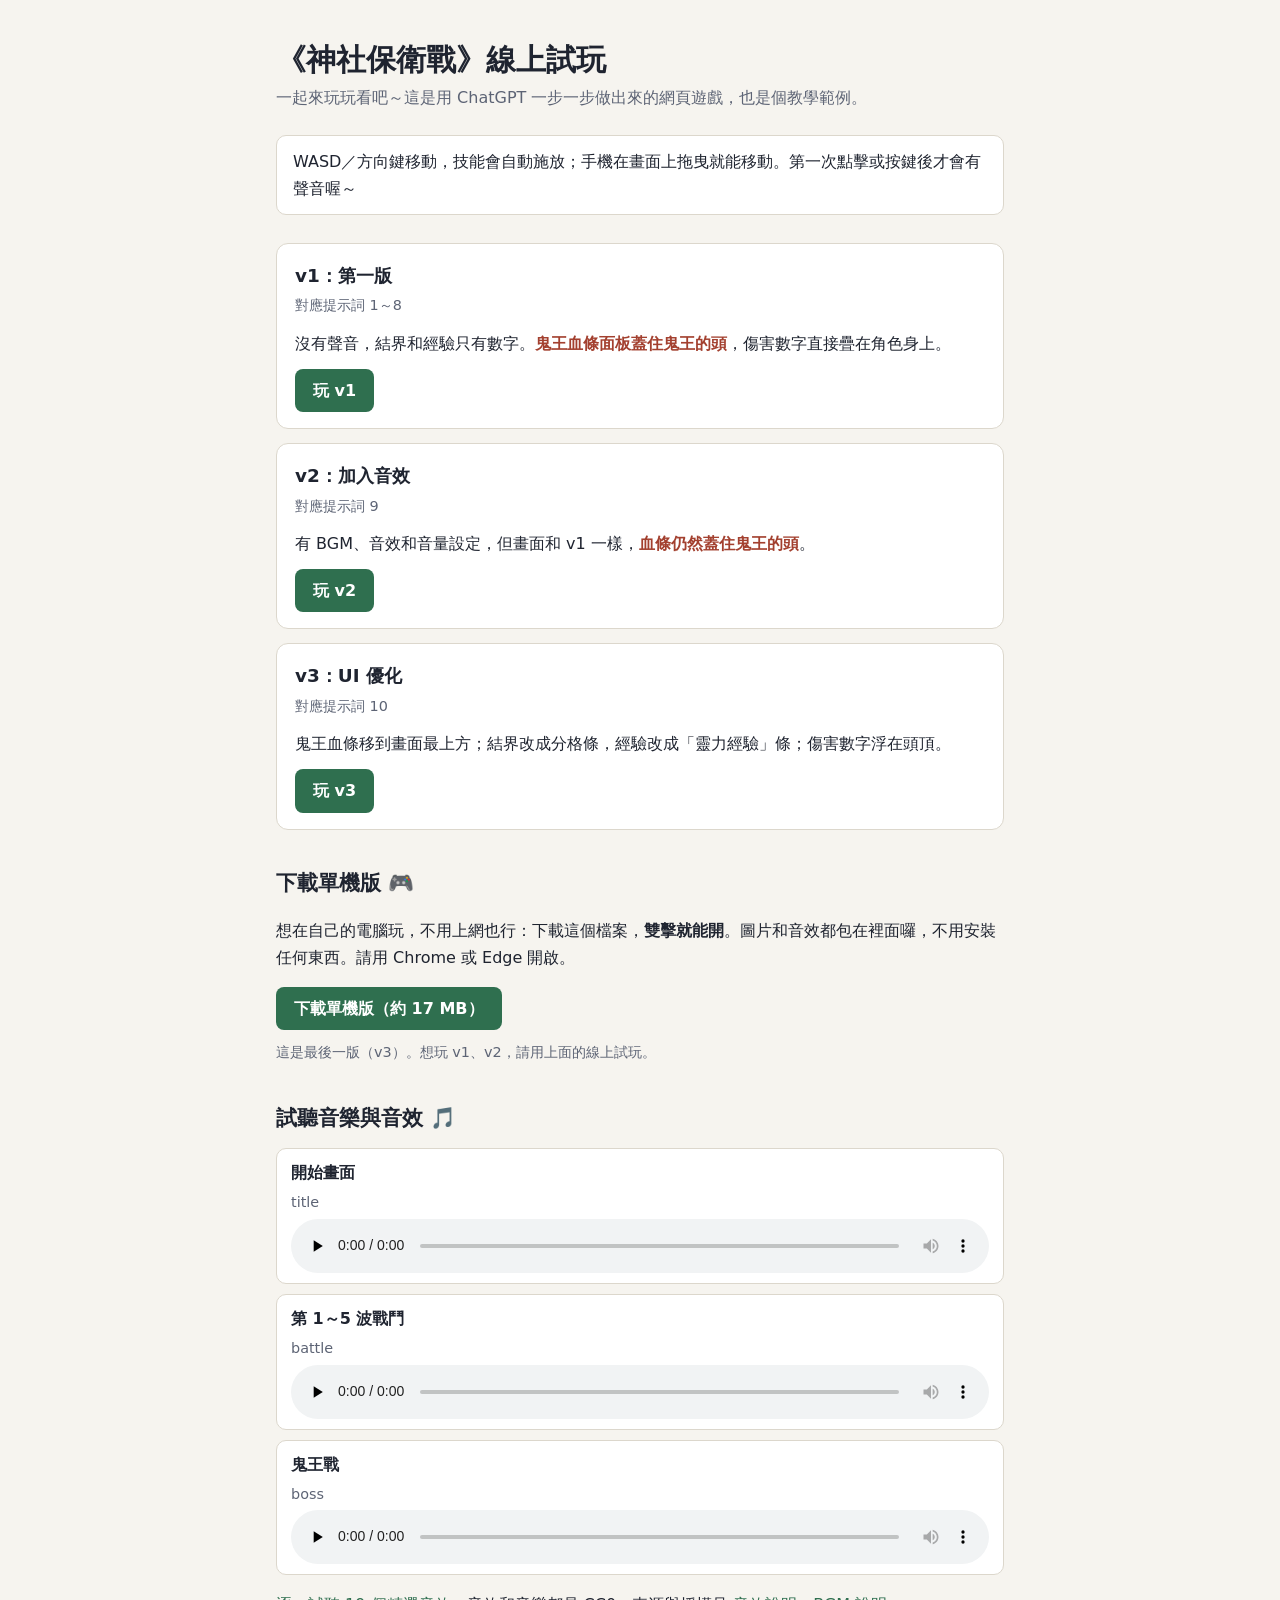
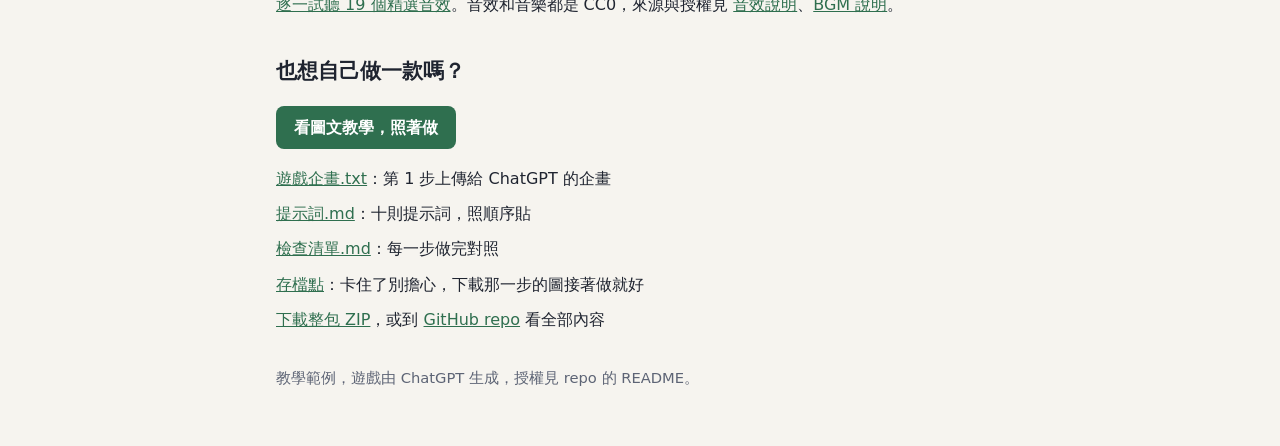
<file: index.html>
<!doctype html>
<html lang="zh-Hant">
<head>
<meta charset="UTF-8">
<meta name="viewport" content="width=device-width,initial-scale=1">
<title>神社保衛戰：線上試玩</title>
<meta name="description" content="教學範例：用 ChatGPT 做出來的網頁遊戲，三個版本都能直接玩。">
<style>
  :root {
    --bg: #f6f4ef; --card: #ffffff; --ink: #1f2430; --muted: #5d6475;
    --line: #dcd7cc; --accent: #2f6f4f; --accent-ink: #ffffff; --bad: #a3402f;
  }
  @media (prefers-color-scheme: dark) {
    :root {
      --bg: #111521; --card: #1a2030; --ink: #eceff6; --muted: #a2abc0;
      --line: #2c3550; --accent: #7fd1a3; --accent-ink: #0d1a13; --bad: #f0a08c;
    }
  }
  * { box-sizing: border-box; }
  body {
    margin: 0; background: var(--bg); color: var(--ink);
    font: 16px/1.7 system-ui, "Noto Sans TC", "PingFang TC", "Microsoft JhengHei", sans-serif;
  }
  main { max-width: 760px; margin: 0 auto; padding: 40px 16px 56px; }
  h1 { margin: 0 0 4px; font-size: 1.9rem; line-height: 1.3; }
  .sub { margin: 0 0 24px; color: var(--muted); }
  .play-hint { margin: 0 0 28px; padding: 12px 16px; border: 1px solid var(--line); border-radius: 10px; background: var(--card); }
  .versions { display: grid; gap: 14px; padding: 0; margin: 0; list-style: none; }
  .version { border: 1px solid var(--line); border-radius: 12px; background: var(--card); padding: 16px 18px; }
  .version h2 { margin: 0 0 2px; font-size: 1.15rem; }
  .meta { margin: 0 0 8px; color: var(--muted); font-size: .9rem; }
  .version p { margin: 0 0 12px; }
  .bug { color: var(--bad); font-weight: 600; }
  .btn {
    display: inline-block; padding: 8px 18px; border-radius: 8px; text-decoration: none; font-weight: 600;
    background: var(--accent); color: var(--accent-ink);
  }
  .btn:focus-visible, a:focus-visible { outline: 3px solid var(--accent); outline-offset: 2px; }
  section { margin-top: 36px; }
  section h2 { margin: 0 0 12px; font-size: 1.3rem; }
  .tracks { display: grid; gap: 10px; padding: 0; margin: 0 0 14px; list-style: none; }
  .track { display: grid; gap: 4px; padding: 10px 14px; border: 1px solid var(--line); border-radius: 10px; background: var(--card); }
  .track b { font-weight: 600; }
  .track span { color: var(--muted); font-size: .9rem; }
  .track audio { width: 100%; }
  .make { padding: 0; margin: 0; list-style: none; display: grid; gap: 8px; }
  footer { margin-top: 32px; color: var(--muted); font-size: .92rem; }
  a { color: var(--accent); }
</style>
</head>
<body>
<main>
  <h1>《神社保衛戰》線上試玩</h1>
  <p class="sub">一起來玩玩看吧～這是用 ChatGPT 一步一步做出來的網頁遊戲，也是個教學範例。</p>

  <p class="play-hint">WASD／方向鍵移動，技能會自動施放；手機在畫面上拖曳就能移動。第一次點擊或按鍵後才會有聲音喔～</p>

  <ul class="versions">
    <li class="version">
      <h2>v1：第一版</h2>
      <p class="meta">對應提示詞 1～8</p>
      <p>沒有聲音，結界和經驗只有數字。<span class="bug">鬼王血條面板蓋住鬼王的頭</span>，傷害數字直接疊在角色身上。</p>
      <a class="btn" href="完成版/v1-第一版/">玩 v1</a>
    </li>
    <li class="version">
      <h2>v2：加入音效</h2>
      <p class="meta">對應提示詞 9</p>
      <p>有 BGM、音效和音量設定，但畫面和 v1 一樣，<span class="bug">血條仍然蓋住鬼王的頭</span>。</p>
      <a class="btn" href="完成版/v2-加入音效/">玩 v2</a>
    </li>
    <li class="version">
      <h2>v3：UI 優化</h2>
      <p class="meta">對應提示詞 10</p>
      <p>鬼王血條移到畫面最上方；結界改成分格條，經驗改成「靈力經驗」條；傷害數字浮在頭頂。</p>
      <a class="btn" href="完成版/v3-UI優化/">玩 v3</a>
    </li>
  </ul>

  <section id="offline">
    <h2>下載單機版 🎮</h2>
    <p>想在自己的電腦玩，不用上網也行：下載這個檔案，<b>雙擊就能開</b>。圖片和音效都包在裡面囉，不用安裝任何東西。請用 Chrome 或 Edge 開啟。</p>
    <a class="btn" href="神社保衛戰-單機版.html" download>下載單機版（約 17 MB）</a>
    <p class="meta" style="margin-top:10px">這是最後一版（v3）。想玩 v1、v2，請用上面的線上試玩。</p>
  </section>

  <section id="sound">
    <h2>試聽音樂與音效 🎵</h2>
    <ul class="tracks">
      <li class="track"><b>開始畫面</b><span>title</span><audio controls preload="none" src="BGM/選定/title.ogg"></audio></li>
      <li class="track"><b>第 1～5 波戰鬥</b><span>battle</span><audio controls preload="none" src="BGM/選定/battle.ogg"></audio></li>
      <li class="track"><b>鬼王戰</b><span>boss</span><audio controls preload="none" src="BGM/選定/boss.ogg"></audio></li>
    </ul>
    <p><a href="音效/精選/試聽.html">逐一試聽 19 個精選音效</a>。音效和音樂都是 CC0，來源與授權見
      <a href="https://github.com/MojimojiLab/shrine-defense-demo/blob/main/音效/README.md">音效說明</a>、<a href="https://github.com/MojimojiLab/shrine-defense-demo/blob/main/BGM/README.md">BGM 說明</a>。</p>
  </section>

  <section id="make">
    <h2>也想自己做一款嗎？</h2>
    <p><a class="btn" href="https://github.com/MojimojiLab/shrine-defense-demo#readme">看圖文教學，照著做</a></p>
    <ul class="make">
      <li><a href="https://github.com/MojimojiLab/shrine-defense-demo/blob/main/遊戲企畫.txt">遊戲企畫.txt</a>：第 1 步上傳給 ChatGPT 的企畫</li>
      <li><a href="https://github.com/MojimojiLab/shrine-defense-demo/blob/main/提示詞.md">提示詞.md</a>：十則提示詞，照順序貼</li>
      <li><a href="https://github.com/MojimojiLab/shrine-defense-demo/blob/main/檢查清單.md">檢查清單.md</a>：每一步做完對照</li>
      <li><a href="https://github.com/MojimojiLab/shrine-defense-demo/tree/main/存檔點">存檔點</a>：卡住了別擔心，下載那一步的圖接著做就好</li>
      <li><a href="https://github.com/MojimojiLab/shrine-defense-demo/archive/refs/heads/main.zip">下載整包 ZIP</a>，或到 <a href="https://github.com/MojimojiLab/shrine-defense-demo">GitHub repo</a> 看全部內容</li>
    </ul>
  </section>

  <footer>
    教學範例，遊戲由 ChatGPT 生成，授權見 repo 的 README。
  </footer>
</main>
</body>
</html>
</file>
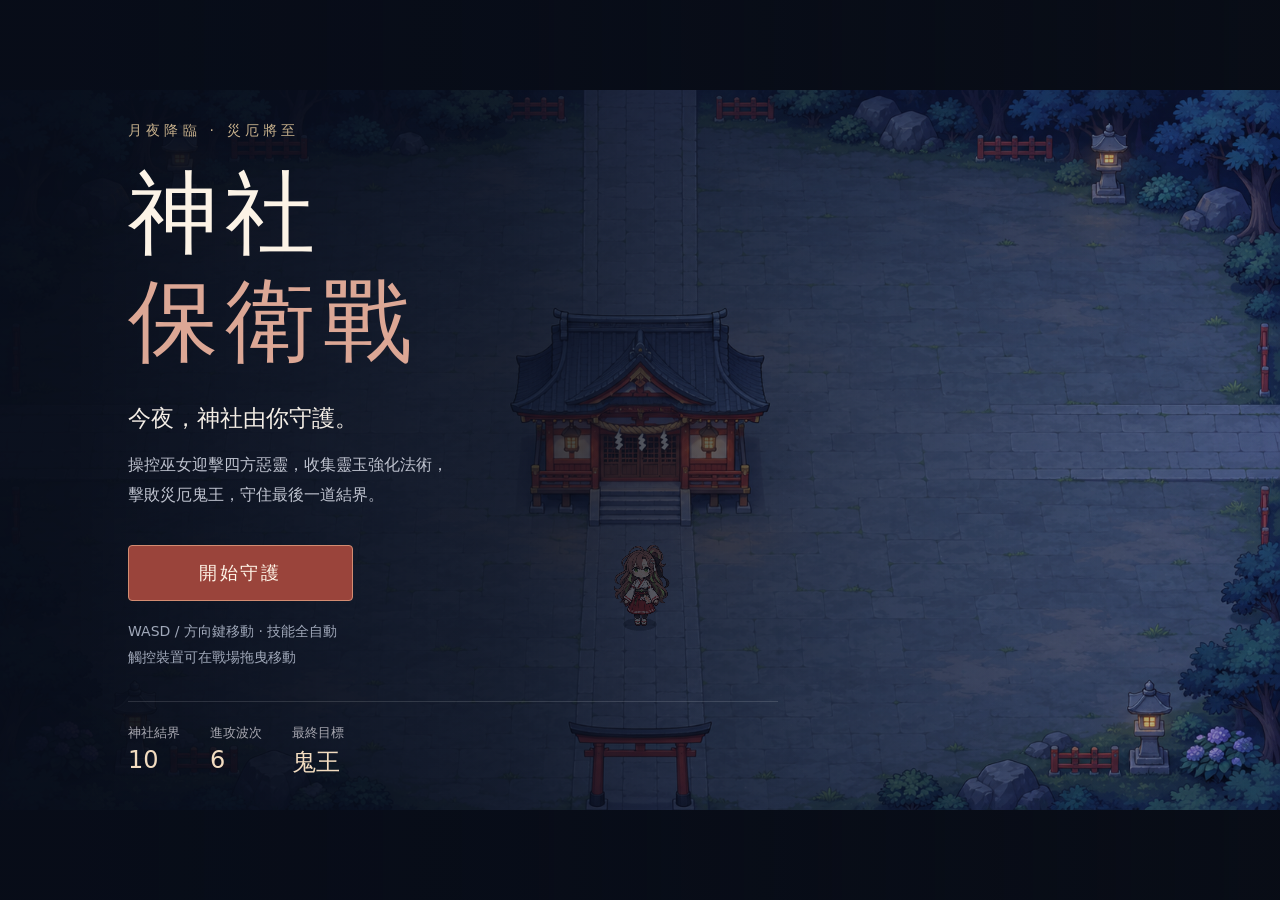
<file: 完成版/v1-第一版/index.html>
<!doctype html>
<html lang="zh-Hant"><head><meta charset="UTF-8"><meta name="viewport" content="width=device-width,initial-scale=1,viewport-fit=cover"><meta name="theme-color" content="#111521"><meta name="description" content="操控巫女，擊退惡靈，守護月夜裡的神社。Pixi.js 自動戰鬥遊戲。"><title>神社保衛戰 · 月夜守護</title><link rel="stylesheet" href="style.css"><script defer src="vendor/pixi.min.js"></script><script type="module" src="game.js"></script></head>
<body>
<main id="game" aria-label="神社保衛戰遊戲畫面"></main>
<header id="hud" hidden>
 <div class="hud-brand">神社保衛戰<small>月夜守護</small></div>
 <div class="stat"><span>神社結界</span><strong id="health">10 / 10</strong></div>
 <div class="stat"><span>波次</span><strong id="wave">1 / 6</strong></div>
 <div class="stat"><span>等級 · 經驗</span><strong id="level">1 · 0 / 9</strong></div>
 <div class="stat"><span>擊退 · 時間</span><strong id="time">0 · 00:00</strong></div>
 <button id="pause" class="quiet" aria-label="暫停遊戲">暫停</button>
</header>
<div id="bossInfo" hidden><span>災厄鬼王</span><strong id="bossHealth"></strong><small id="bossMove"></small></div>
<div id="toast" role="status"></div>
<footer id="footer" hidden><div id="skills">護符 Lv.1</div><div class="help">WASD / 方向鍵 移動 <span>·</span> P / Esc 暫停 <span>·</span> 技能自動施放</div></footer>
<div id="joystick" hidden><i></i></div>
<section id="overlay" class="overlay">
 <div id="panel" class="panel intro">
 <p class="eyebrow">月夜降臨 · 災厄將至</p><h1>神社<span>保衛戰</span></h1>
 <p class="story">今夜，神社由你守護。</p><p class="description">操控巫女迎擊四方惡靈，收集靈玉強化法術，<br>擊敗災厄鬼王，守住最後一道結界。</p>
 <button id="start" class="primary" disabled>正在載入素材…</button>
 <p class="controls">WASD / 方向鍵移動 · 技能全自動<br>觸控裝置可在戰場拖曳移動</p>
 <div class="rules"><span>神社結界 <b>10</b></span><span>進攻波次 <b>6</b></span><span>最終目標 <b>鬼王</b></span></div>
 </div>
</section>
<noscript>請啟用 JavaScript 以遊玩神社保衛戰。</noscript>
</body></html>
</file>
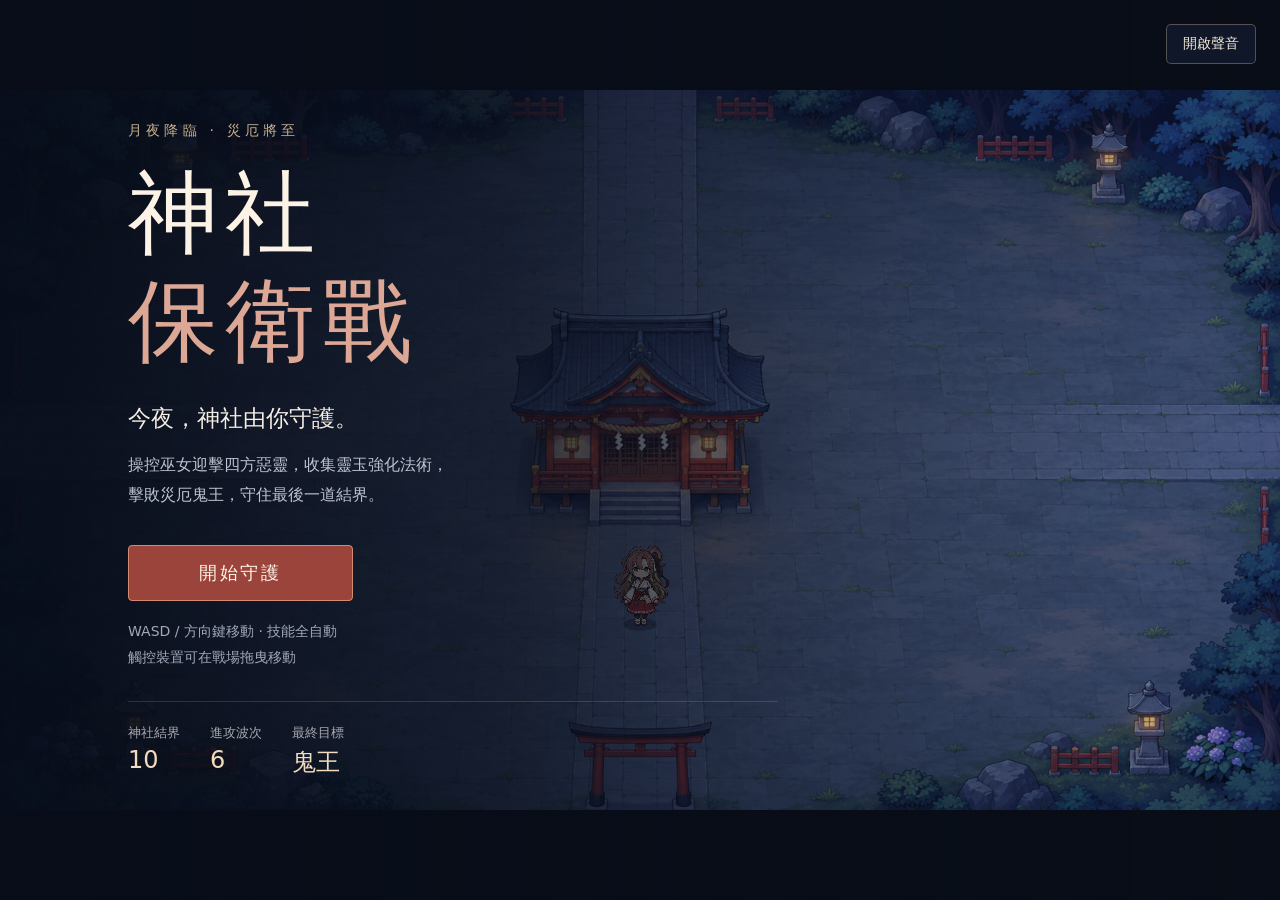
<file: 完成版/v2-加入音效/index.html>
<!doctype html>
<html lang="zh-Hant"><head><meta charset="UTF-8"><meta name="viewport" content="width=device-width,initial-scale=1,viewport-fit=cover"><meta name="theme-color" content="#111521"><meta name="description" content="操控巫女，擊退惡靈，守護月夜裡的神社。Pixi.js 自動戰鬥遊戲。"><title>神社保衛戰 · 月夜守護</title><link rel="stylesheet" href="style.css"><script defer src="vendor/pixi.min.js"></script><script type="module" src="game.js"></script></head>
<body data-phase="ready">
<main id="game" aria-label="神社保衛戰遊戲畫面"></main>
<header id="hud" hidden>
 <div class="hud-brand">神社保衛戰<small>月夜守護</small></div>
 <div class="stat"><span>神社結界</span><strong id="health">10 / 10</strong></div>
 <div class="stat"><span>波次</span><strong id="wave">1 / 6</strong></div>
 <div class="stat"><span>等級 · 經驗</span><strong id="level">1 · 0 / 9</strong></div>
 <div class="stat"><span>擊退 · 時間</span><strong id="time">0 · 00:00</strong></div>
 <button id="pause" class="quiet" aria-label="暫停遊戲">暫停</button>
</header>
<div id="bossInfo" hidden><span>災厄鬼王</span><strong id="bossHealth"></strong><small id="bossMove"></small></div>
<div id="toast" role="status"></div>
<footer id="footer" hidden><div id="skills">護符 Lv.1</div><div class="help">WASD / 方向鍵 移動 <span>·</span> P / Esc 暫停 <span>·</span> 技能自動施放</div></footer>
<div id="joystick" hidden><i></i></div>
<section id="overlay" class="overlay">
 <div id="panel" class="panel intro">
 <p class="eyebrow">月夜降臨 · 災厄將至</p><h1>神社<span>保衛戰</span></h1>
 <p class="story">今夜，神社由你守護。</p><p class="description">操控巫女迎擊四方惡靈，收集靈玉強化法術，<br>擊敗災厄鬼王，守住最後一道結界。</p>
 <button id="start" class="primary" disabled>正在載入素材…</button>
 <p class="controls">WASD / 方向鍵移動 · 技能全自動<br>觸控裝置可在戰場拖曳移動</p>
 <div class="rules"><span>神社結界 <b>10</b></span><span>進攻波次 <b>6</b></span><span>最終目標 <b>鬼王</b></span></div>
 </div>
</section>
<details id="audioControls" class="audio-controls">
 <summary id="audioLabel">開啟聲音</summary>
 <div class="audio-panel">
  <strong>聲音設定</strong>
  <label for="musicVolume">背景音樂 <output id="musicValue" for="musicVolume">60%</output></label>
  <input id="musicVolume" type="range" min="0" max="100" step="1" value="60">
  <label for="sfxVolume">音效 <output id="sfxValue" for="sfxVolume">65%</output></label>
  <input id="sfxVolume" type="range" min="0" max="100" step="1" value="65">
  <button id="muteAudio" class="quiet" aria-pressed="false">全部靜音</button>
  <p id="audioHint">首次點擊或按鍵後啟用聲音。</p>
 </div>
</details>
<noscript>請啟用 JavaScript 以遊玩神社保衛戰。</noscript>
</body></html>
</file>
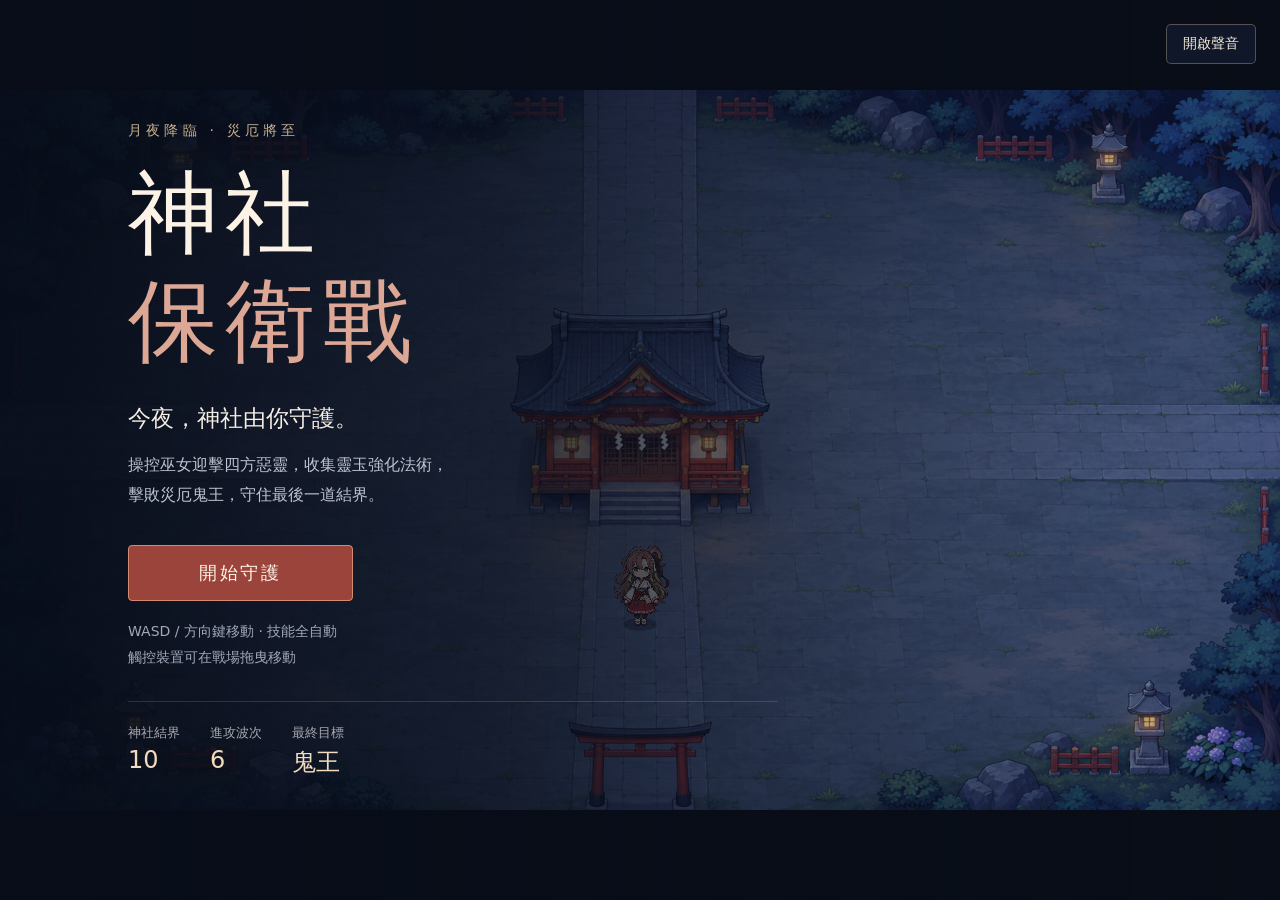
<file: 完成版/v3-UI優化/index.html>
<!doctype html>
<html lang="zh-Hant"><head><meta charset="UTF-8"><meta name="viewport" content="width=device-width,initial-scale=1,viewport-fit=cover"><meta name="theme-color" content="#111521"><meta name="description" content="操控巫女，擊退惡靈，守護月夜裡的神社。Pixi.js 自動戰鬥遊戲。"><title>神社保衛戰 · 月夜守護</title><link rel="stylesheet" href="style.css"><script defer src="vendor/pixi.min.js"></script><script type="module" src="game.js"></script></head>
<body data-phase="ready">
<main id="game" aria-label="神社保衛戰遊戲畫面"></main>
<header id="hud" hidden>
 <div class="hud-brand">神社保衛戰<small>月夜守護</small></div>
 <div class="stat meter-stat shield-stat">
  <div class="meter-label"><span id="shieldLabel">神社結界</span><small id="shieldState">穩固</small></div>
  <div id="health" class="meter shield-meter" role="progressbar" aria-labelledby="shieldLabel" aria-valuemin="0" aria-valuemax="10" aria-valuenow="10"><i id="healthFill"></i></div>
 </div>
 <div class="stat wave-stat"><span>波次</span><strong id="wave">1 / 6</strong></div>
 <div class="stat meter-stat xp-stat">
  <div class="meter-label"><span id="xpLabel">靈力經驗</span><strong id="level">Lv.1</strong></div>
  <div id="experience" class="meter xp-meter" role="progressbar" aria-labelledby="xpLabel" aria-valuemin="0" aria-valuemax="9" aria-valuenow="0"><i id="xpFill"></i></div>
 </div>
 <div class="stat time-stat"><span>擊退 · 時間</span><strong id="time">0 · 00:00</strong></div>
 <button id="pause" class="quiet" aria-label="暫停遊戲">暫停</button>
</header>
<section id="bossInfo" aria-label="鬼王狀態" hidden>
 <div class="boss-label"><span id="bossName">災厄鬼王</span><small id="bossMove"></small><strong id="bossHealth">100%</strong></div>
 <div id="bossMeter" class="meter boss-meter" role="progressbar" aria-labelledby="bossName" aria-valuemin="0" aria-valuemax="3200" aria-valuenow="3200"><i id="bossFill"></i></div>
</section>
<div id="toast" role="status"></div>
<footer id="footer" hidden><div id="skills">護符 Lv.1</div><div class="help">WASD / 方向鍵 移動 <span>·</span> P / Esc 暫停 <span>·</span> 技能自動施放</div></footer>
<div id="joystick" hidden><i></i></div>
<section id="overlay" class="overlay">
 <div id="panel" class="panel intro">
 <p class="eyebrow">月夜降臨 · 災厄將至</p><h1>神社<span>保衛戰</span></h1>
 <p class="story">今夜，神社由你守護。</p><p class="description">操控巫女迎擊四方惡靈，收集靈玉強化法術，<br>擊敗災厄鬼王，守住最後一道結界。</p>
 <button id="start" class="primary" disabled>正在載入素材…</button>
 <p class="controls">WASD / 方向鍵移動 · 技能全自動<br>觸控裝置可在戰場拖曳移動</p>
 <div class="rules"><span>神社結界 <b>10</b></span><span>進攻波次 <b>6</b></span><span>最終目標 <b>鬼王</b></span></div>
 </div>
</section>
<details id="audioControls" class="audio-controls">
 <summary id="audioLabel">開啟聲音</summary>
 <div class="audio-panel">
  <strong>聲音設定</strong>
  <label for="musicVolume">背景音樂 <output id="musicValue" for="musicVolume">60%</output></label>
  <input id="musicVolume" type="range" min="0" max="100" step="1" value="60">
  <label for="sfxVolume">音效 <output id="sfxValue" for="sfxVolume">65%</output></label>
  <input id="sfxVolume" type="range" min="0" max="100" step="1" value="65">
  <button id="muteAudio" class="quiet" aria-pressed="false">全部靜音</button>
  <p id="audioHint">首次點擊或按鍵後啟用聲音。</p>
 </div>
</details>
<noscript>請啟用 JavaScript 以遊玩神社保衛戰。</noscript>
</body></html>
</file>
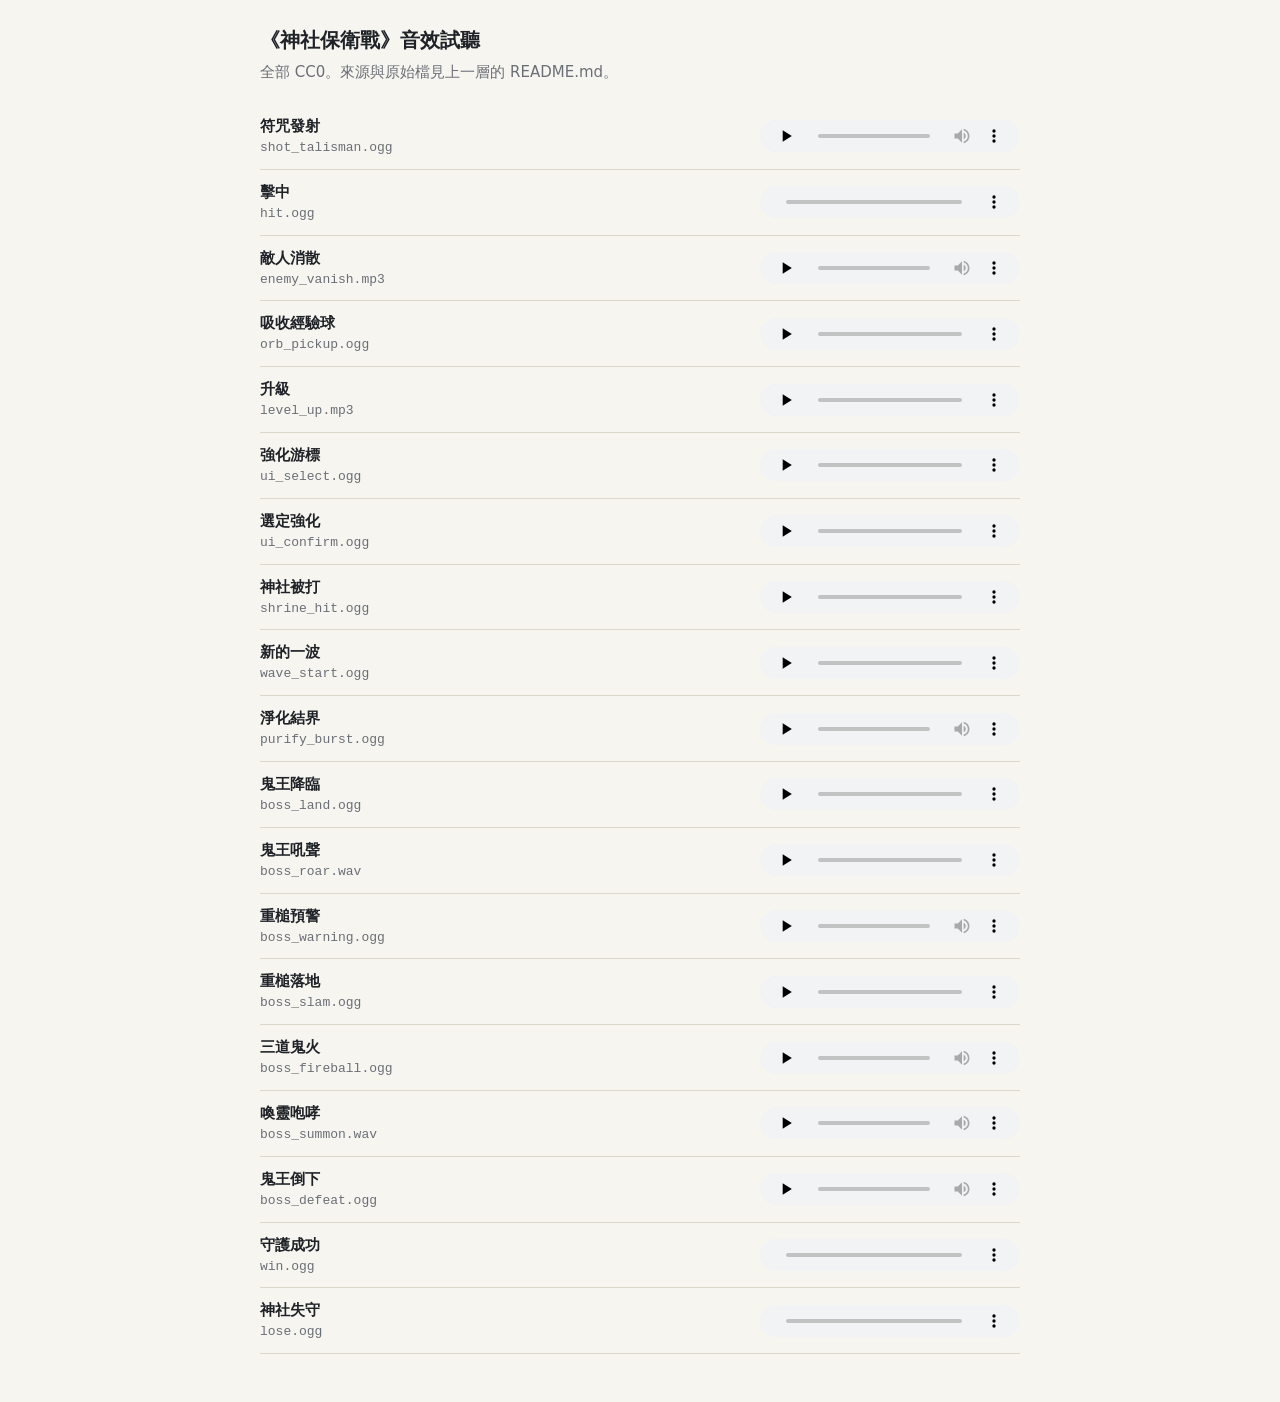
<file: 音效/精選/試聽.html>
<!doctype html>
<html lang="zh-Hant">
<head>
<meta charset="utf-8">
<meta name="viewport" content="width=device-width, initial-scale=1">
<title>神社保衛戰音效試聽</title>
<style>
  :root { --bg: #f7f5f0; --fg: #1f2328; --muted: #6a6f76; --line: #ddd8cc; --accent: #b23a2a; }
  @media (prefers-color-scheme: dark) { :root { --bg: #15171c; --fg: #e8e6e1; --muted: #9aa0a8; --line: #2c3038; --accent: #e07a5f; } }
  body { margin: 0; background: var(--bg); color: var(--fg); font: 15px/1.6 system-ui, "Noto Sans TC", sans-serif; }
  main { max-width: 760px; margin: 0 auto; padding: 24px 16px 48px; }
  h1 { font-size: 20px; margin: 0 0 4px; }
  p { color: var(--muted); margin: 0 0 20px; }
  .row { display: grid; grid-template-columns: 1fr auto; gap: 4px 16px; align-items: center; padding: 10px 0; border-bottom: 1px solid var(--line); }
  .name { font-weight: 600; }
  .file { color: var(--muted); font-size: 13px; font-family: ui-monospace, monospace; }
  audio { height: 32px; max-width: 260px; }
  @media (max-width: 560px) { .row { grid-template-columns: 1fr; } audio { max-width: 100%; width: 100%; } }
</style>
</head>
<body>
<main>
  <h1>《神社保衛戰》音效試聽</h1>
  <p>全部 CC0。來源與原始檔見上一層的 README.md。</p>
  <div id="list"></div>
</main>
<script>
const items = [
  ["符咒發射", "shot_talisman.ogg"], ["擊中", "hit.ogg"], ["敵人消散", "enemy_vanish.mp3"],
  ["吸收經驗球", "orb_pickup.ogg"], ["升級", "level_up.mp3"], ["強化游標", "ui_select.ogg"],
  ["選定強化", "ui_confirm.ogg"], ["神社被打", "shrine_hit.ogg"], ["新的一波", "wave_start.ogg"],
  ["淨化結界", "purify_burst.ogg"], ["鬼王降臨", "boss_land.ogg"], ["鬼王吼聲", "boss_roar.wav"],
  ["重槌預警", "boss_warning.ogg"], ["重槌落地", "boss_slam.ogg"], ["三道鬼火", "boss_fireball.ogg"],
  ["喚靈咆哮", "boss_summon.wav"], ["鬼王倒下", "boss_defeat.ogg"], ["守護成功", "win.ogg"], ["神社失守", "lose.ogg"]
];
const list = document.getElementById("list");
for (const [name, file] of items) {
  const row = document.createElement("div"); row.className = "row";
  row.innerHTML = `<div><div class="name">${name}</div><div class="file">${file}</div></div><audio controls preload="none" src="${file}"></audio>`;
  list.appendChild(row);
}
</script>
</body>
</html>
</file>
<file: 完成版/v1-第一版/style.css>
:root{font-family:system-ui,-apple-system,"Noto Sans TC",sans-serif;color:#f4eee6;background:#090d16;color-scheme:dark;font-synthesis:none}*{box-sizing:border-box}body{margin:0;width:100vw;height:100dvh;overflow:hidden}button{font:inherit;cursor:pointer;touch-action:manipulation}button:focus-visible{outline:3px solid #e8cf91;outline-offset:5px}button:disabled{opacity:.55;cursor:wait}[hidden]{display:none!important}#game{position:absolute;inset:0;display:grid;place-items:center;touch-action:none}canvas{display:block;max-width:100%;max-height:100%;touch-action:none}#hud{position:absolute;top:0;left:0;right:0;display:flex;align-items:center;gap:34px;min-height:86px;padding:15px 30px;background:linear-gradient(#0b101def,#0b101dc2,transparent);pointer-events:none}.hud-brand{font-family:serif;font-weight:700;font-size:23px;letter-spacing:.1em;margin-right:auto}.hud-brand small{font:11px system-ui;display:block;letter-spacing:.3em;color:#bdb4ac;margin-top:3px}.stat{display:flex;flex-direction:column;gap:3px}.stat span{font-size:13px;color:#c0c5d0;letter-spacing:.08em}.stat strong{font-size:20px;font-weight:500;font-variant-numeric:tabular-nums}#health{color:#f5cbb8}.quiet{border:1px solid #ffffff38;color:#eee8df;background:#131b2bb5;border-radius:5px;padding:9px 17px;pointer-events:auto}.quiet:hover{background:#3c3440}#bossInfo{position:absolute;top:100px;left:50%;transform:translateX(-50%);text-align:center;background:#201521df;border:1px solid #c88f6659;padding:10px 28px;border-radius:4px;min-width:300px}#bossInfo span{color:#e8c495;margin-right:20px;font-family:serif;font-size:19px}#bossHealth{font-variant-numeric:tabular-nums}#bossMove{display:block;color:#e5b3b3;margin-top:4px;font-size:14px}#footer{position:absolute;left:0;right:0;bottom:0;padding:20px 30px;display:flex;justify-content:space-between;align-items:end;gap:20px;background:linear-gradient(transparent,#0b101deb);pointer-events:none;font-size:14px}#skills{color:#e5cc94}.help{color:#c6c6cf}.help span{margin:0 9px;color:#797e8d}.overlay{position:absolute;inset:0;display:flex;align-items:center;justify-content:center;background:#080e1ba3;backdrop-filter:blur(3px);padding:24px;overflow:auto}.overlay:has(.intro){justify-content:flex-start;padding-left:10%;background:linear-gradient(90deg,#080d19f5 5%,#080d19cd 40%,#080d1930);backdrop-filter:none}.panel{width:min(650px,100%);padding:38px;background:#111a2bf5;border:1px solid #c7b19a38;border-radius:8px;box-shadow:0 20px 80px #0004;text-align:center}.panel.intro{background:transparent;border:0;box-shadow:none;text-align:left;width:650px;padding:24px 0}.eyebrow{font-size:14px;letter-spacing:.3em;color:#c9b28d;margin:0 0 20px}h1{font-family:"Noto Serif TC","Songti TC",serif;font-size:clamp(52px,7vw,100px);line-height:1.2;margin:0;color:#fcf3e6;letter-spacing:.08em;font-weight:800}h1 span{display:block;color:#dca795}h2{font-family:serif;font-size:34px;margin:0 0 14px;color:#f3dcc0}.story{font-size:23px;margin-top:28px;margin-bottom:12px}.description{color:#bfc3cf;line-height:1.9;font-size:16px}.primary{color:#fff5e8;background:#9a443b;border:1px solid #d38c72;border-radius:4px;min-width:225px;padding:15px 30px;margin-top:18px;font-size:18px;letter-spacing:.15em;transition:background .15s}.primary:hover{background:#b45546}.controls{font-size:14px;color:#a0a8b9;line-height:1.9;margin:17px 0 0}.rules{display:flex;gap:30px;border-top:1px solid #ffffff21;margin-top:30px;padding-top:22px;font-size:13px;color:#a9a9b2}.rules b{display:block;color:#f2dcc0;font-size:24px;margin-top:4px;font-weight:500}.choices{display:flex;gap:12px;margin-top:26px}.choice{flex:1;min-width:0;padding:24px 12px;background:#1c293d;color:#eee;border:1px solid #596072;border-radius:5px;line-height:1.7}.choice:hover{background:#333b4d;border-color:#d0ae7e}.choice b{display:block;font-size:18px;color:#edd2a4;margin-bottom:12px}.choice small{font-size:14px;color:#c3cbd6}.result{font-size:17px;line-height:2;color:#c5c8d2}#toast{position:absolute;left:50%;top:22%;transform:translate(-50%,0);color:#f6dfbd;font-family:serif;font-size:28px;letter-spacing:.12em;text-shadow:0 2px 10px #000;pointer-events:none;opacity:0;transition:opacity .25s;white-space:nowrap}#toast.show{opacity:1}#joystick{position:absolute;width:100px;height:100px;border:1px solid #ffffff55;border-radius:50%;background:#101a3055;pointer-events:none}#joystick i{display:block;position:absolute;left:32px;top:32px;width:36px;height:36px;border-radius:50%;background:#e3c4a577;border:1px solid #ebd1b7}
@media(max-width:850px){#hud{gap:16px;padding:10px 14px;min-height:68px}.hud-brand{display:none}.stat strong{font-size:16px}.stat span{font-size:11px}.quiet{font-size:14px;padding:8px}.help{display:none}#footer{font-size:12px;padding:12px 16px}#bossInfo{top:74px;font-size:14px;padding:7px 14px;min-width:240px}#toast{font-size:22px;top:28%}.overlay:has(.intro){padding-left:7%}h1{font-size:60px}.story{font-size:20px;margin-top:20px}.description{font-size:14px}.rules{margin-top:18px;padding-top:14px}.choices{gap:8px}.panel{padding:24px}.choice{padding:16px 8px}.choice b{font-size:16px}.choice small{font-size:13px}}
@media(max-height:580px){h1{font-size:45px}h1 span{display:inline}.eyebrow{margin-bottom:10px}.story{font-size:18px;margin-top:12px}.description{font-size:14px;margin:8px 0}.primary{margin-top:8px;padding:10px 20px}.controls{font-size:12px;margin-top:10px}.rules{margin-top:12px;padding-top:10px}.rules b{font-size:18px}.panel{padding:18px}.choice{padding:14px 8px}}
</file>
<file: 完成版/v2-加入音效/style.css>
:root{font-family:system-ui,-apple-system,"Noto Sans TC",sans-serif;color:#f4eee6;background:#090d16;color-scheme:dark;font-synthesis:none}*{box-sizing:border-box}body{margin:0;width:100vw;height:100dvh;overflow:hidden}button{font:inherit;cursor:pointer;touch-action:manipulation}button:focus-visible{outline:3px solid #e8cf91;outline-offset:5px}button:disabled{opacity:.55;cursor:wait}[hidden]{display:none!important}#game{position:absolute;inset:0;display:grid;place-items:center;touch-action:none}canvas{display:block;max-width:100%;max-height:100%;touch-action:none}#hud{position:absolute;top:0;left:0;right:0;display:flex;align-items:center;gap:34px;min-height:86px;padding:15px 30px;background:linear-gradient(#0b101def,#0b101dc2,transparent);pointer-events:none}.hud-brand{font-family:serif;font-weight:700;font-size:23px;letter-spacing:.1em;margin-right:auto}.hud-brand small{font:11px system-ui;display:block;letter-spacing:.3em;color:#bdb4ac;margin-top:3px}.stat{display:flex;flex-direction:column;gap:3px}.stat span{font-size:13px;color:#c0c5d0;letter-spacing:.08em}.stat strong{font-size:20px;font-weight:500;font-variant-numeric:tabular-nums}#health{color:#f5cbb8}.quiet{border:1px solid #ffffff38;color:#eee8df;background:#131b2bb5;border-radius:5px;padding:9px 17px;pointer-events:auto}.quiet:hover{background:#3c3440}#bossInfo{position:absolute;top:100px;left:50%;transform:translateX(-50%);text-align:center;background:#201521df;border:1px solid #c88f6659;padding:10px 28px;border-radius:4px;min-width:300px}#bossInfo span{color:#e8c495;margin-right:20px;font-family:serif;font-size:19px}#bossHealth{font-variant-numeric:tabular-nums}#bossMove{display:block;color:#e5b3b3;margin-top:4px;font-size:14px}#footer{position:absolute;left:0;right:0;bottom:0;padding:20px 30px;display:flex;justify-content:space-between;align-items:end;gap:20px;background:linear-gradient(transparent,#0b101deb);pointer-events:none;font-size:14px}#skills{color:#e5cc94}.help{color:#c6c6cf}.help span{margin:0 9px;color:#797e8d}.overlay{position:absolute;inset:0;display:flex;align-items:center;justify-content:center;background:#080e1ba3;backdrop-filter:blur(3px);padding:24px;overflow:auto}.overlay:has(.intro){justify-content:flex-start;padding-left:10%;background:linear-gradient(90deg,#080d19f5 5%,#080d19cd 40%,#080d1930);backdrop-filter:none}.panel{width:min(650px,100%);padding:38px;background:#111a2bf5;border:1px solid #c7b19a38;border-radius:8px;box-shadow:0 20px 80px #0004;text-align:center}.panel.intro{background:transparent;border:0;box-shadow:none;text-align:left;width:650px;padding:24px 0}.eyebrow{font-size:14px;letter-spacing:.3em;color:#c9b28d;margin:0 0 20px}h1{font-family:"Noto Serif TC","Songti TC",serif;font-size:clamp(52px,7vw,100px);line-height:1.2;margin:0;color:#fcf3e6;letter-spacing:.08em;font-weight:800}h1 span{display:block;color:#dca795}h2{font-family:serif;font-size:34px;margin:0 0 14px;color:#f3dcc0}.story{font-size:23px;margin-top:28px;margin-bottom:12px}.description{color:#bfc3cf;line-height:1.9;font-size:16px}.primary{color:#fff5e8;background:#9a443b;border:1px solid #d38c72;border-radius:4px;min-width:225px;padding:15px 30px;margin-top:18px;font-size:18px;letter-spacing:.15em;transition:background .15s}.primary:hover{background:#b45546}.controls{font-size:14px;color:#a0a8b9;line-height:1.9;margin:17px 0 0}.rules{display:flex;gap:30px;border-top:1px solid #ffffff21;margin-top:30px;padding-top:22px;font-size:13px;color:#a9a9b2}.rules b{display:block;color:#f2dcc0;font-size:24px;margin-top:4px;font-weight:500}.choices{display:flex;gap:12px;margin-top:26px}.choice{flex:1;min-width:0;padding:24px 12px;background:#1c293d;color:#eee;border:1px solid #596072;border-radius:5px;line-height:1.7}.choice:hover{background:#333b4d;border-color:#d0ae7e}.choice b{display:block;font-size:18px;color:#edd2a4;margin-bottom:12px}.choice small{font-size:14px;color:#c3cbd6}.result{font-size:17px;line-height:2;color:#c5c8d2}#toast{position:absolute;left:50%;top:22%;transform:translate(-50%,0);color:#f6dfbd;font-family:serif;font-size:28px;letter-spacing:.12em;text-shadow:0 2px 10px #000;pointer-events:none;opacity:0;transition:opacity .25s;white-space:nowrap}#toast.show{opacity:1}#joystick{position:absolute;width:100px;height:100px;border:1px solid #ffffff55;border-radius:50%;background:#101a3055;pointer-events:none}#joystick i{display:block;position:absolute;left:32px;top:32px;width:36px;height:36px;border-radius:50%;background:#e3c4a577;border:1px solid #ebd1b7}
@media(max-width:850px){#hud{gap:16px;padding:10px 14px;min-height:68px}.hud-brand{display:none}.stat strong{font-size:16px}.stat span{font-size:11px}.quiet{font-size:14px;padding:8px}.help{display:none}#footer{font-size:12px;padding:12px 16px}#bossInfo{top:74px;font-size:14px;padding:7px 14px;min-width:240px}#toast{font-size:22px;top:28%}.overlay:has(.intro){padding-left:7%}h1{font-size:60px}.story{font-size:20px;margin-top:20px}.description{font-size:14px}.rules{margin-top:18px;padding-top:14px}.choices{gap:8px}.panel{padding:24px}.choice{padding:16px 8px}.choice b{font-size:16px}.choice small{font-size:13px}}
@media(max-height:580px){h1{font-size:45px}h1 span{display:inline}.eyebrow{margin-bottom:10px}.story{font-size:18px;margin-top:12px}.description{font-size:14px;margin:8px 0}.primary{margin-top:8px;padding:10px 20px}.controls{font-size:12px;margin-top:10px}.rules{margin-top:12px;padding-top:10px}.rules b{font-size:18px}.panel{padding:18px}.choice{padding:14px 8px}}

.audio-controls{position:absolute;bottom:76px;right:24px;z-index:10;font-size:14px;color:#f3e7d6}.audio-controls summary{cursor:pointer;background:#111a2bea;border:1px solid #c7b19a60;border-radius:5px;padding:10px 16px;list-style:none}.audio-controls summary::-webkit-details-marker{display:none}.audio-controls summary:focus-visible{outline:3px solid #e8cf91;outline-offset:3px}.audio-panel{position:absolute;bottom:48px;right:0;width:270px;max-width:90vw;padding:20px;background:#111a2bf5;border:1px solid #c7b19a60;border-radius:6px;box-shadow:0 10px 40px #0005}.audio-panel strong{font-size:18px;color:#edcf9c}.audio-panel label{display:flex;justify-content:space-between;margin-top:18px;font-size:14px}.audio-panel output{font-variant-numeric:tabular-nums;color:#dcc394}.audio-panel input{width:100%;margin:12px 0;accent-color:#c48d71;cursor:pointer;min-height:22px}.audio-panel button{width:100%;margin-top:8px}.audio-panel p{font-size:13px;line-height:1.6;color:#b6bdca;margin-bottom:0}body[data-phase="ready"] .audio-controls{top:24px;bottom:auto}body[data-phase="ready"] .audio-panel{top:48px;bottom:auto}@media(max-width:850px){.audio-controls{bottom:56px;right:12px}.audio-controls summary{padding:8px 12px}body[data-phase="ready"] .audio-controls{top:12px}.audio-panel{padding:16px}}@media(max-height:580px){.audio-controls{bottom:45px}.audio-panel{padding:12px;width:240px}.audio-panel label{margin-top:8px}.audio-panel p{margin:8px 0 0}.audio-panel input{margin:4px 0}}
</file>
<file: 完成版/v3-UI優化/style.css>
:root{font-family:system-ui,-apple-system,"Noto Sans TC",sans-serif;color:#f4eee6;background:#090d16;color-scheme:dark;font-synthesis:none}*{box-sizing:border-box}body{margin:0;width:100vw;height:100dvh;overflow:hidden}button{font:inherit;cursor:pointer;touch-action:manipulation}button:focus-visible{outline:3px solid #e8cf91;outline-offset:5px}button:disabled{opacity:.55;cursor:wait}[hidden]{display:none!important}#game{position:absolute;inset:calc(var(--hud-height) + var(--boss-height)) 0 0;display:grid;place-items:center;touch-action:none}canvas{display:block;max-width:100%;max-height:100%;touch-action:none}.hud-brand{font-family:serif;font-weight:700;font-size:23px;letter-spacing:.1em;margin-right:auto}.hud-brand small{font:11px system-ui;display:block;letter-spacing:.3em;color:#bdb4ac;margin-top:3px}.stat{display:flex;flex-direction:column;gap:3px}.stat span{font-size:13px;color:#c0c5d0;letter-spacing:.08em}.stat strong{font-size:20px;font-weight:500;font-variant-numeric:tabular-nums}#health{color:#f5cbb8}.quiet{border:1px solid #ffffff38;color:#eee8df;background:#131b2bb5;border-radius:5px;padding:9px 17px;pointer-events:auto}.quiet:hover{background:#3c3440}#footer{position:absolute;left:0;right:0;bottom:0;padding:20px 30px;display:flex;justify-content:space-between;align-items:end;gap:20px;background:linear-gradient(transparent,#0b101deb);pointer-events:none;font-size:14px}#skills{color:#e5cc94}.help{color:#c6c6cf}.help span{margin:0 9px;color:#797e8d}.overlay{position:absolute;inset:0;display:flex;align-items:center;justify-content:center;background:#080e1ba3;backdrop-filter:blur(3px);padding:24px;overflow:auto}.overlay:has(.intro){justify-content:flex-start;padding-left:10%;background:linear-gradient(90deg,#080d19f5 5%,#080d19cd 40%,#080d1930);backdrop-filter:none}.panel{width:min(650px,100%);padding:38px;background:#111a2bf5;border:1px solid #c7b19a38;border-radius:8px;box-shadow:0 20px 80px #0004;text-align:center}.panel.intro{background:transparent;border:0;box-shadow:none;text-align:left;width:650px;padding:24px 0}.eyebrow{font-size:14px;letter-spacing:.3em;color:#c9b28d;margin:0 0 20px}h1{font-family:"Noto Serif TC","Songti TC",serif;font-size:clamp(52px,7vw,100px);line-height:1.2;margin:0;color:#fcf3e6;letter-spacing:.08em;font-weight:800}h1 span{display:block;color:#dca795}h2{font-family:serif;font-size:34px;margin:0 0 14px;color:#f3dcc0}.story{font-size:23px;margin-top:28px;margin-bottom:12px}.description{color:#bfc3cf;line-height:1.9;font-size:16px}.primary{color:#fff5e8;background:#9a443b;border:1px solid #d38c72;border-radius:4px;min-width:225px;padding:15px 30px;margin-top:18px;font-size:18px;letter-spacing:.15em;transition:background .15s}.primary:hover{background:#b45546}.controls{font-size:14px;color:#a0a8b9;line-height:1.9;margin:17px 0 0}.rules{display:flex;gap:30px;border-top:1px solid #ffffff21;margin-top:30px;padding-top:22px;font-size:13px;color:#a9a9b2}.rules b{display:block;color:#f2dcc0;font-size:24px;margin-top:4px;font-weight:500}.choices{display:flex;gap:12px;margin-top:26px}.choice{flex:1;min-width:0;padding:24px 12px;background:#1c293d;color:#eee;border:1px solid #596072;border-radius:5px;line-height:1.7}.choice:hover{background:#333b4d;border-color:#d0ae7e}.choice b{display:block;font-size:18px;color:#edd2a4;margin-bottom:12px}.choice small{font-size:14px;color:#c3cbd6}.result{font-size:17px;line-height:2;color:#c5c8d2}#toast{position:absolute;left:50%;top:22%;transform:translate(-50%,0);color:#f6dfbd;font-family:serif;font-size:28px;letter-spacing:.12em;text-shadow:0 2px 10px #000;pointer-events:none;opacity:0;transition:opacity .25s;white-space:nowrap}#toast.show{opacity:1}#joystick{position:absolute;width:100px;height:100px;border:1px solid #ffffff55;border-radius:50%;background:#101a3055;pointer-events:none}#joystick i{display:block;position:absolute;left:32px;top:32px;width:36px;height:36px;border-radius:50%;background:#e3c4a577;border:1px solid #ebd1b7}
@media(max-width:850px){.hud-brand{display:none}.stat strong{font-size:16px}.stat span{font-size:11px}.quiet{font-size:14px;padding:8px}.help{display:none}#footer{font-size:12px;padding:12px 16px}#toast{font-size:22px;top:28%}.overlay:has(.intro){padding-left:7%}h1{font-size:60px}.story{font-size:20px;margin-top:20px}.description{font-size:14px}.rules{margin-top:18px;padding-top:14px}.choices{gap:8px}.panel{padding:24px}.choice{padding:16px 8px}.choice b{font-size:16px}.choice small{font-size:13px}}
@media(max-height:580px){h1{font-size:45px}h1 span{display:inline}.eyebrow{margin-bottom:10px}.story{font-size:18px;margin-top:12px}.description{font-size:14px;margin:8px 0}.primary{margin-top:8px;padding:10px 20px}.controls{font-size:12px;margin-top:10px}.rules{margin-top:12px;padding-top:10px}.rules b{font-size:18px}.panel{padding:18px}.choice{padding:14px 8px}}

.audio-controls{position:absolute;bottom:76px;right:24px;z-index:10;font-size:14px;color:#f3e7d6}.audio-controls summary{cursor:pointer;background:#111a2bea;border:1px solid #c7b19a60;border-radius:5px;padding:10px 16px;list-style:none}.audio-controls summary::-webkit-details-marker{display:none}.audio-controls summary:focus-visible{outline:3px solid #e8cf91;outline-offset:3px}.audio-panel{position:absolute;bottom:48px;right:0;width:270px;max-width:90vw;padding:20px;background:#111a2bf5;border:1px solid #c7b19a60;border-radius:6px;box-shadow:0 10px 40px #0005}.audio-panel strong{font-size:18px;color:#edcf9c}.audio-panel label{display:flex;justify-content:space-between;margin-top:18px;font-size:14px}.audio-panel output{font-variant-numeric:tabular-nums;color:#dcc394}.audio-panel input{width:100%;margin:12px 0;accent-color:#c48d71;cursor:pointer;min-height:22px}.audio-panel button{width:100%;margin-top:8px}.audio-panel p{font-size:13px;line-height:1.6;color:#b6bdca;margin-bottom:0}body[data-phase="ready"] .audio-controls{top:24px;bottom:auto}body[data-phase="ready"] .audio-panel{top:48px;bottom:auto}@media(max-width:850px){.audio-controls{bottom:56px;right:12px}.audio-controls summary{padding:8px 12px}body[data-phase="ready"] .audio-controls{top:12px}.audio-panel{padding:16px}}@media(max-height:580px){.audio-controls{bottom:45px}.audio-panel{padding:12px;width:240px}.audio-panel label{margin-top:8px}.audio-panel p{margin:8px 0 0}.audio-panel input{margin:4px 0}}

/* The HUD owns its space; the 16:9 arena is fitted below it. */
body{--hud-height:80px;--boss-height:0px}body[data-phase="ready"]{--hud-height:0px}body[data-boss="true"]{--boss-height:62px}
#hud{position:absolute;top:var(--boss-height);left:0;right:0;height:var(--hud-height);display:flex;align-items:center;gap:28px;padding:12px 28px;background:#0b101df5;pointer-events:none;z-index:2}
.stat span{font-size:14px}.hud-brand small{font-size:12px}.meter-stat{width:210px;flex:0 1 210px;min-width:100px;gap:9px}.meter-label{display:flex;align-items:center;justify-content:space-between;gap:12px}.meter-label small{font-size:14px;color:#bdbcae}.meter-label strong{font-size:16px;color:#eddaab}
.meter{position:relative;width:100%;height:13px;border:1px solid #ffffff24;border-radius:4px;overflow:hidden;background:#080d18;box-shadow:inset 0 1px 3px #0005}.meter i{display:block;width:100%;height:100%;transform-origin:left center;transition:transform .2s ease-out;will-change:transform}
.shield-meter i{background:linear-gradient(90deg,#b99a5e,#eed99c)}.shield-meter:after{content:"";position:absolute;inset:0;background:repeating-linear-gradient(90deg,transparent 0,transparent calc(10% - 1px),#111827bb calc(10% - 1px),#111827bb 10%);pointer-events:none}.shield-meter[data-danger="true"] i{background:linear-gradient(90deg,#a33838,#ef8572)}.xp-meter i{background:linear-gradient(90deg,#448d8c,#9ddac1);transform:scaleX(0)}
#bossInfo{position:absolute;top:0;left:0;right:0;transform:none;min-width:0;width:100%;height:62px;padding:8px 28px 10px;background:#1a1421;display:flex;flex-direction:column;gap:6px;z-index:3;pointer-events:none;border-bottom:1px solid #a86e584d}
.boss-label{display:flex;align-items:center;gap:16px;min-height:22px}#bossName{font-family:serif;font-size:19px;letter-spacing:.12em;color:#f0d0b0;white-space:nowrap}#bossMove{flex:1;color:#d2a8a8;font-size:14px;text-align:center;white-space:nowrap;overflow:hidden;text-overflow:ellipsis}#bossHealth{min-width:48px;text-align:right;font-size:14px;font-weight:500;font-variant-numeric:tabular-nums;color:#ebcabf}.boss-meter{height:14px;flex-shrink:0;border-color:#db8b5f70}.boss-meter i{background:linear-gradient(90deg,#8b2d40,#d36762,#e7a176)}
@media(max-width:1050px){#hud{gap:20px;padding:12px 20px}.hud-brand{display:none}.meter-stat{flex:1;width:auto;min-width:100px}.time-stat strong{font-size:17px}}
@media(max-width:600px){body{--hud-height:104px}body[data-boss="true"]{--boss-height:58px}#hud{display:grid;grid-template-columns:minmax(0,1fr) minmax(0,1fr) auto;gap:10px 16px;padding:10px 14px}.meter-stat{min-width:0;width:100%;gap:6px}.shield-stat{grid-column:1;grid-row:1}.xp-stat{grid-column:2;grid-row:1}.wave-stat{grid-column:1;grid-row:2;flex-direction:row;align-items:center;gap:10px}.time-stat{grid-column:2;grid-row:2;flex-direction:row;align-items:center;gap:8px}.time-stat span{display:none}#pause{grid-column:3;grid-row:1 / 3;padding:10px}.stat strong,.time-stat strong{font-size:16px}.stat span,.meter-label small{font-size:14px}#bossInfo{height:58px;padding:7px 14px;gap:5px}#bossName{font-size:17px}#bossMove{font-size:13px}.boss-meter{height:13px}.meter{height:12px}}
@media(max-height:580px) and (min-width:601px){body{--hud-height:64px}body[data-boss="true"]{--boss-height:54px}#hud{padding:8px 16px;gap:20px}.hud-brand{display:none}.meter-stat{gap:5px}#bossInfo{height:54px;padding:5px 16px 7px;gap:4px}.boss-meter{height:12px}.stat strong{font-size:16px}}
@media(prefers-reduced-motion:reduce){.meter i{transition:none}}
</file>
